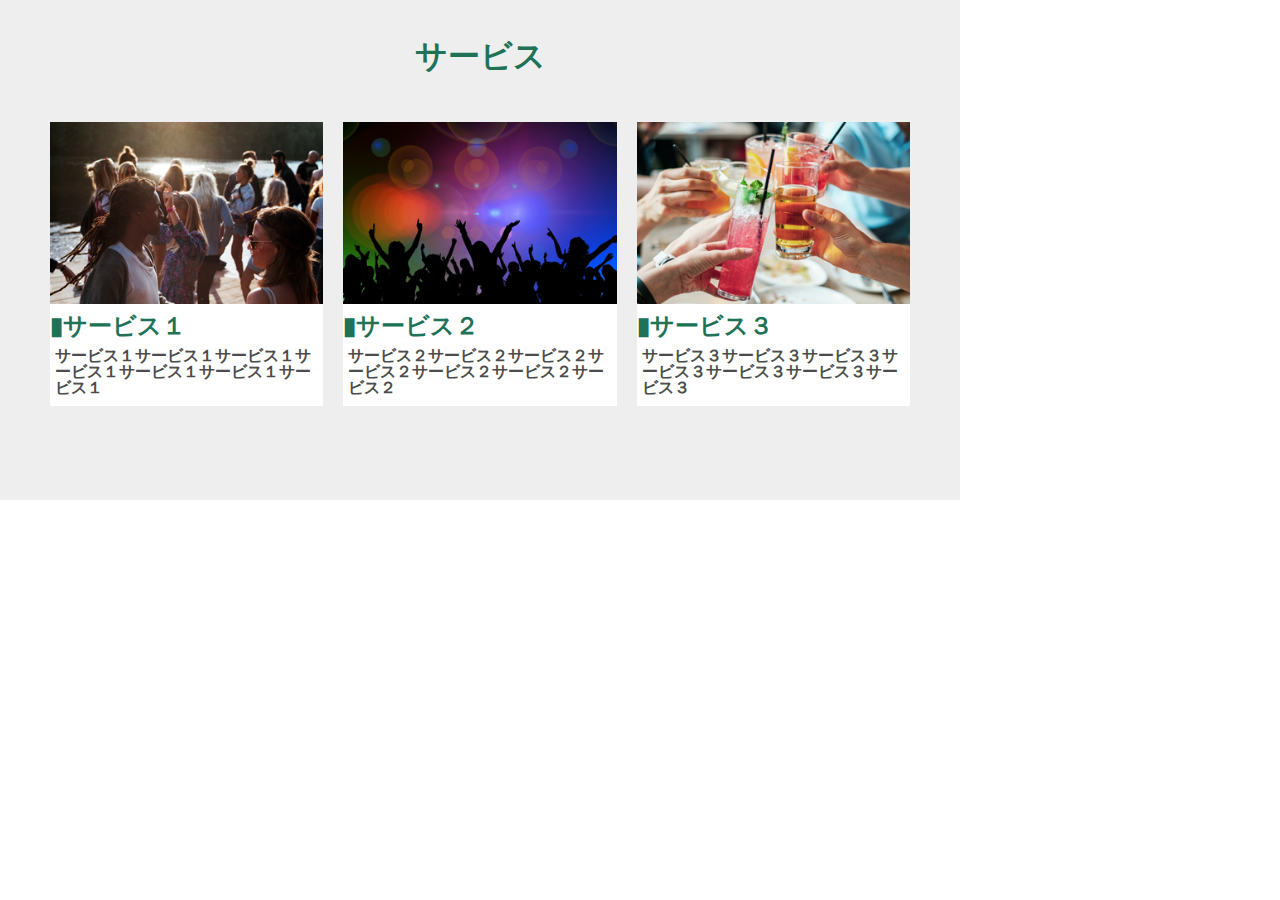
<file: 2024.11.25/work2/index.html>
<!DOCTYPE html>
<html lang="ja">
<head>
    <meta charset="UTF-8">
    <meta name="viewport" content="width=device-width, initial-scale=1.0">
    <title>work2</title>
    <link rel="stylesheet" href="./css/reset.css">
    <link rel="stylesheet" href="./css/style.css">
</head>
<body>
    <div class="service">
        <header>
            <h1>サービス</h1>
        </header>
        <div class="container">
            <div class="content">
                <img src="./images/main_1.jpg" alt="">
                <h2>サービス１</h2>
                <p>サービス１サービス１サービス１サービス１サービス１サービス１サービス１</p>
            </div>
            <div class="content">
                <img src="./images/main_2.png" alt="">
                <h2>サービス２</h2>
                <p>サービス２サービス２サービス２サービス２サービス２サービス２サービス２</p>
            </div>
            <div class="content">
                <img src="./images/main_3.png" alt="">
                <h2>サービス３</h2>
                <p>サービス３サービス３サービス３サービス３サービス３サービス３サービス３</p>
            </div>
        </div>
    </div>
</body>
</html>
</file>
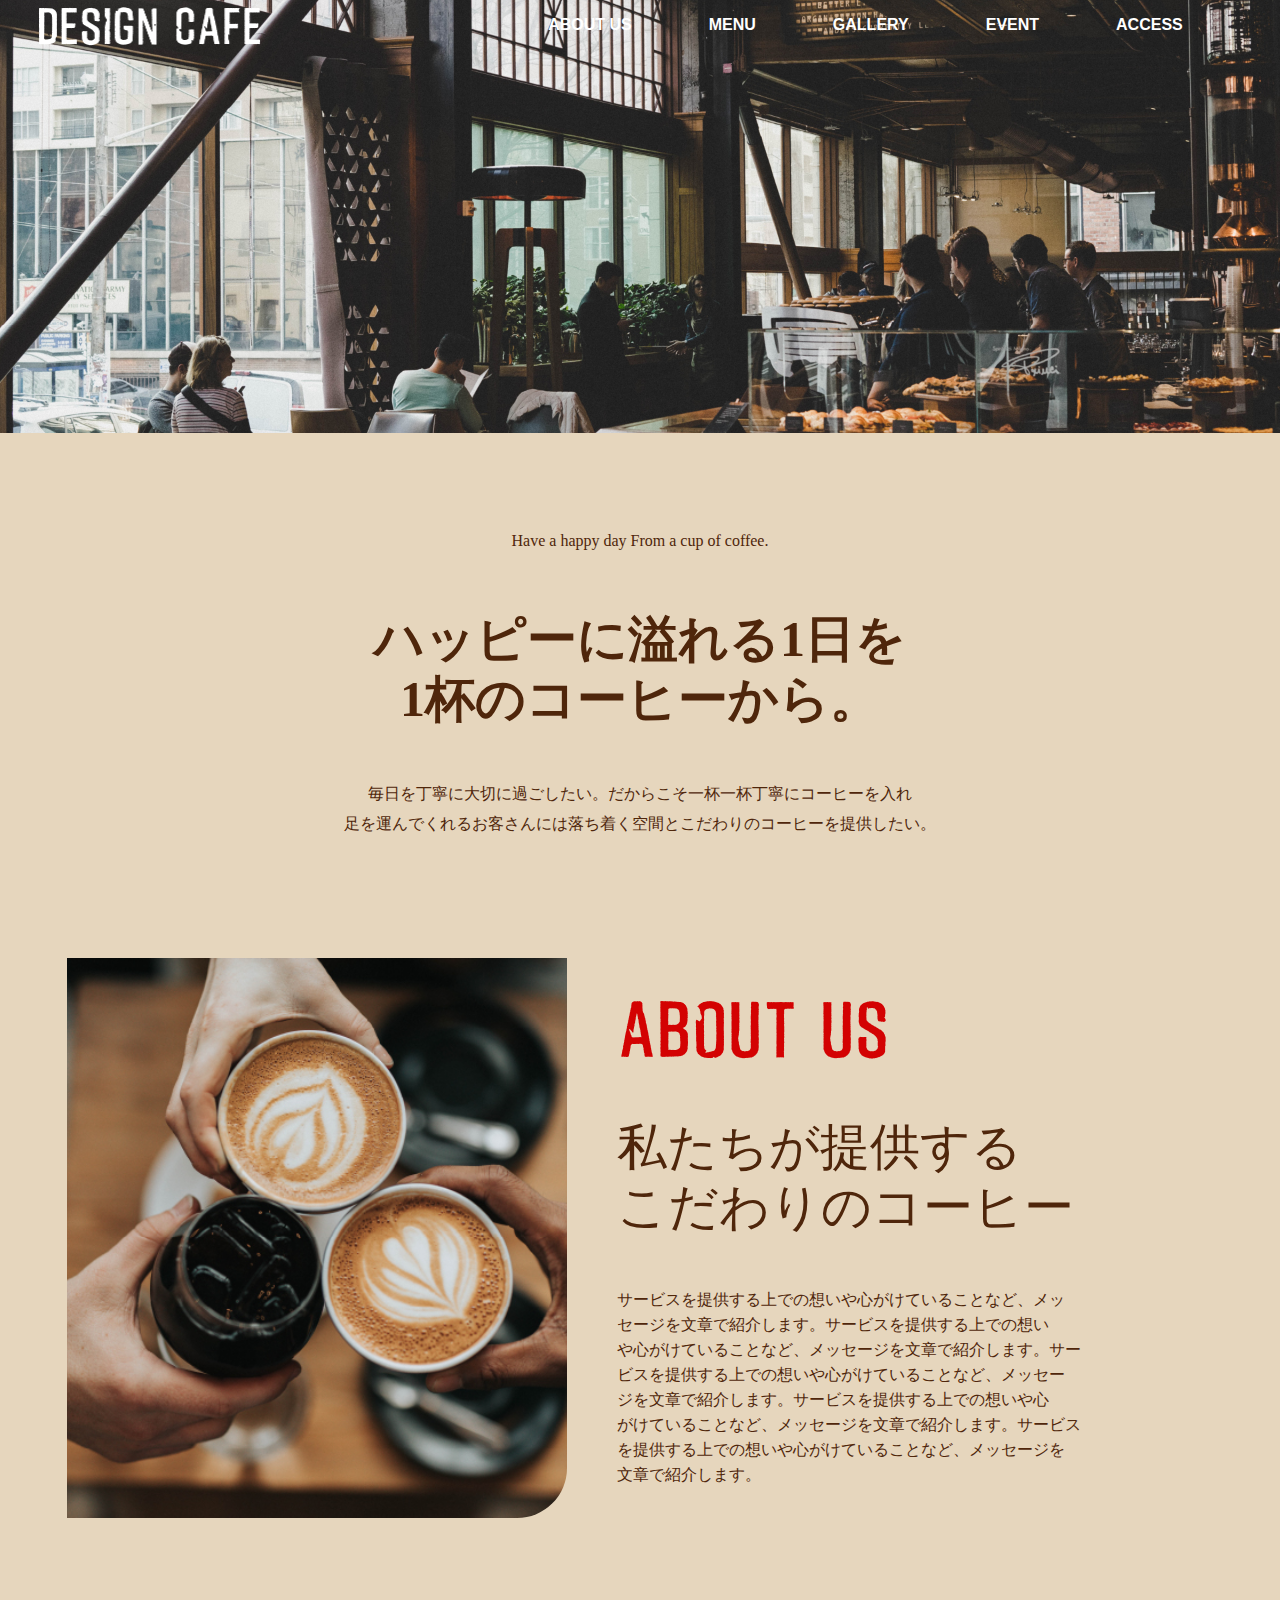
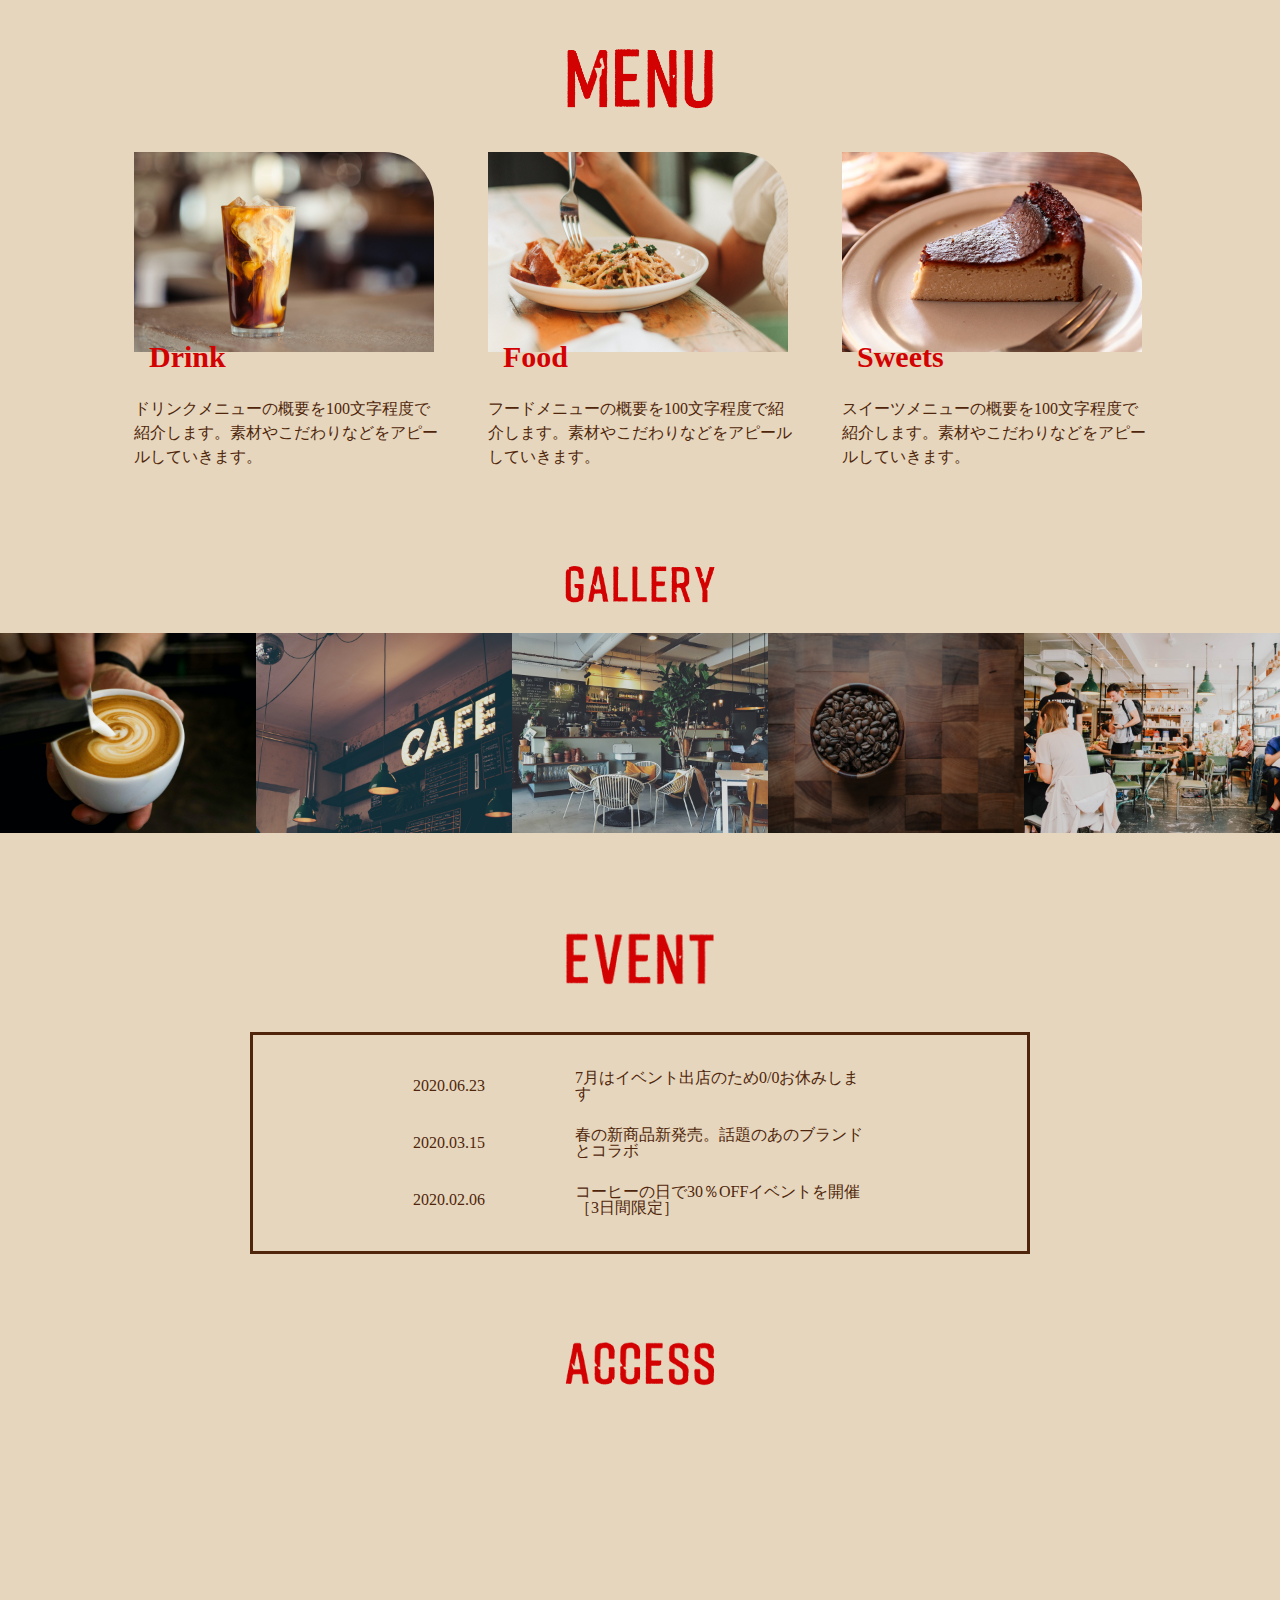
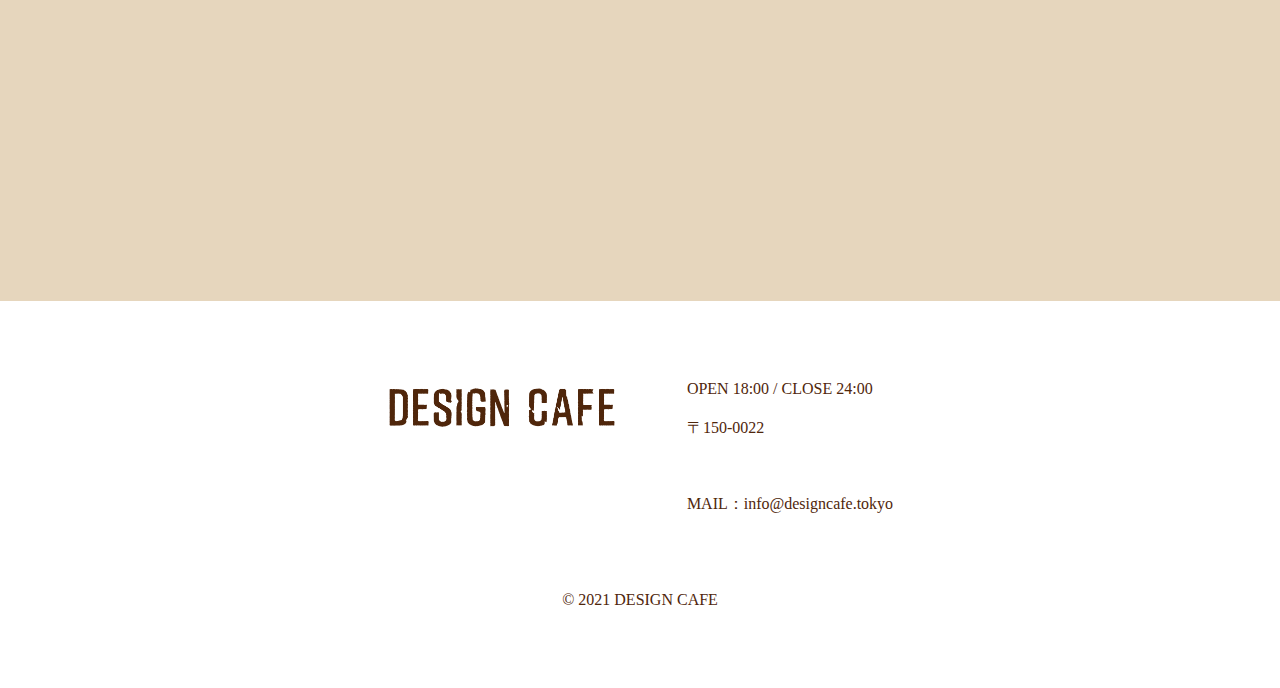
<file: 2024.12.08/design_cafe/index.html>
<!DOCTYPE html>
<html lang="ja">
<head>
    <meta charset="UTF-8">
    <meta name="viewport" content="width=device-width, initial-scale=1.0">
    <title>デザインカフェ</title>
    <link rel="stylesheet" href="./css/reset.css">
    <link rel="stylesheet" href="./css/style.css">
</head>
<body>
    <header id="header">
        <div class="header__inner">
            <h1 class="logo">
                <a href="./index.html">
                    <img src="./images/design_cafe_logo_header@2x.png" alt="デザインカフェ">
                </a>
            </h1>
            <nav class="header__nav">
                <ul class="header__navlist">
                    <li class="header__nav-item"><a href="#about">ABOUT US</a></li>
                    <li class="header__nav-item"><a href="#menu">MENU</a></li>
                    <li class="header__nav-item"><a href="#gallery">GALLERY</a></li>
                    <li class="header__nav-item"><a href="#event">EVENT</a></li>
                    <li class="header__nav-item"><a href="#access">ACCESS</a></li>
                </ul>
            </nav>
        </div>
        <div class="main-visual">
            <img src="./images/pc_first-100.jpg" alt="カフェ店内の様子">
        </div>
    </header>
    <div id ="wrapper">
                <!-- TOP message -->
                <div class="TOP_inner">
                    <p class="TOP_message">Have a happy day From a cup of coffee.</p>
                    <h1 class="TOP_catchcopy">ハッピーに溢れる1日を<br>
                        1杯のコーヒーから。</h1>
                    <p class="TOP_text">毎日を丁寧に大切に過ごしたい。だからこそ一杯一杯丁寧にコーヒーを入れ<br>
                        足を運んでくれるお客さんには落ち着く空間とこだわりのコーヒーを提供したい。</p>
                </div>
        <!-- ABOUT US -->
         <!-- line-heightの値とイラレではかった値が合わないのがなぜかわからない -->
          <!-- classのレイヤー名の付け方のベストが知りたい。正解があるかはわからないが、wrapperとかcontainerの線引きが雰囲気でやっているのでもやもや -->
                    <section id ="aboutus">
                        <div class="aboutus_inner">
                            <div class="aboutus_left_container">
                                <img src="./images/about_us@2x-100.jpg" alt="">
                            </div>
                            <div class="aboutus_right_container">
                                <div class="aboutus_right_content">
                                    <div class="aboutus_right_title">
                                        <img src="./images/about_us@2x.png" alt="">
                                    </div>
                                    <div class="aboutus_right__heading">
                                        <h2>私たちが提供する
                                        <br>こだわりのコーヒー</h2>
                                    </div>
                                    <div class="aboutus_right__paragraph">
                                        <p>
                                            サービスを提供する上での想いや心がけていることなど、メッ
                                            <br>セージを文章で紹介します。サービスを提供する上での想い
                                            <br>や心がけていることなど、メッセージを文章で紹介します。サー
                                            <br>ビスを提供する上での想いや心がけていることなど、メッセー
                                            <br>ジを文章で紹介します。サービスを提供する上での想いや心
                                            <br>がけていることなど、メッセージを文章で紹介します。サービス
                                            <br>を提供する上での想いや心がけていることなど、メッセージを
                                            <br>文章で紹介します。
                                        </p>
                                    </div>
                                </div>
                            </div>
                        </div>
                    </section>
        <!-- MENU -->
                    <section id ="menu">
                        <div class="menu_inner">
                            <div class="menu_title">
                                <img src="./images/menu@2x.png" alt="">
                            </div>
                            <div class="menu-column">
                                <div class="menu_contents">
                                    <img src="./images//pc_menu_drink-100.jpg" alt="">
                                    <h3>Drink</h3>
                                    <p>ドリンクメニューの概要を100文字程度で
                                    <br>紹介します。素材やこだわりなどをアピー
                                    <br>ルしていきます。</p>
                                </div>
                                <div class="menu_contents">
                                    <img src="./images/pc_menu_food-100.jpg" alt="">
                                    <h3>Food</h3>
                                    <p>フードメニューの概要を100文字程度で紹
                                    <br>介します。素材やこだわりなどをアピール
                                    <br>していきます。</p>
                                </div>
                                <div class="menu_contents">
                                    <img src="./images/pc_menu_sweets-100.jpg" alt="">
                                    <h3>Sweets</h3>
                                    <p>スイーツメニューの概要を100文字程度で
                                    <br>紹介します。素材やこだわりなどをアピー
                                    <br>ルしていきます。</p>
                                </div>
                            </div>
                        </div>  
                    </section>
        <!-- GALLERY -->
                    <section id ="gallery">
                        <div class="gallery_inner">
                            <div class="gallery_title">
                                <img src="./images/gallery@2x.png" alt="">
                            </div>
                            <div class="gallery_column">
                                <div class="gallery_items">
                                    <img src="./images/pc_gallary_01-100.jpg" alt="">
                                </div>
                                <div class="gallery_items">
                                    <img src="./images/pc_gallary_02-100.jpg" alt="">
                                </div>
                                <div class="gallery_items">
                                    <img src="./images/pc_gallary_03-100.jpg" alt="">
                                </div>
                                <div class="gallery_items">
                                    <img src="./images/pc_gallary_04-100.jpg" alt="">
                                </div>
                                <div class="gallery_items">
                                    <img src="./images/pc_gallary_05-100.jpg" alt="">
                                </div>
                            </div>
                        </div>
                    </section>
        <!-- EVENT  -->
         <!-- ここのCSSの表現がいまいちピンと来ない。雰囲気と力技でなんとか再現 -->
                    <section id ="event">
                        <div class="event_inner">
                            <div class="event_title">
                                <img src="./images/event@2x.png" alt="">
                            </div>
                            <div class="event_block">
                                <div class="event_contents">
                                    <div class="event_postdate">
                                        <p>2020.06.23</p>
                                    </div>
                                    <div class="event_postevents">
                                        <p>7月はイベント出店のため0/0お休みします</p>
                                    </div>
                                </div>
                                <div class="event_contents">
                                    <div class="event_postdate">
                                        <p>2020.03.15</p>
                                    </div>
                                    <div class="event_postevents">
                                        <p>春の新商品新発売。話題のあのブランドとコラボ</p>
                                    </div>
                                </div>
                                <div class="event_contents">
                                    <div class="event_postdate">
                                        <p>2020.02.06</p>
                                    </div>
                                    <div class="event_postevents">
                                        <p>コーヒーの日で30％OFFイベントを開催［3日間限定］</p>
                                    </div>
                                </div>
                            </div>
                        </div>
                    </section>
            <!-- ACCESS -->
                    <section id ="access">
                        <div class = "access_inner">
                            <div class="access_title">
                                <img src="./images/access@2x.png" alt="">
                            </div>
                            <div class="access_map">
                                <iframe src="https://www.google.com/maps/embed?pb=!1m18!1m12!1m3!1d30720.34903035999!2d139.7671248!3d35.68123620000001!2m3!1f0!2f0!3f0!3m2!1i1024!2i768!4f13.1!3m3!1m2!1s0x60188bfbd89f700b%3A0x277c49ba34ed38!2z5p2x5Lqs6aeF!5e1!3m2!1sja!2sjp!4v1733626803514!5m2!1sja!2sjp" width="100%" height="100%" style="border:0;" allowfullscreen="" loading="lazy" referrerpolicy="no-referrer-when-downgrade"></iframe>
                            </div>
                        </div>
                    </section>
            </div>
            <!-- footer -->
             <footer>
                <div class="footer_column">
                    <div class="footer_logo">
                        <img src="./images/design_cafe_logo_footer@2x.png" alt="">
                    </div>
                    <div class="footer_countainer">
                        <div class="footer_countainer-datetaime">
                            <p>OPEN 18:00 / CLOSE 24:00</p>
                        </div>
                        <div class="footer_countainer-address">
                            <p>〒150-0022</p>
                        </div>
                        <div class="footer_countainer-mail">
                            <p>MAIL：info@designcafe.tokyo</p>
                        </div>
                    </div>
                </div>
                <div class="footer_item">
                    <p>© 2021 DESIGN CAFE</p>
                </div>
             </footer>
</body>
</html>
</file>
<file: 2024.11.25/work2/css/style.css>
@charset "utf-8";
.service{
    padding: 40px;
    max-width: 960px;
    width: 100%;
    height: 500px;
    background-color: #eeeeee;
}
header h1{
    color: rgb(32, 114, 87);
    text-align: center;
}
.container{
    max-width: 960px;
    width: 100%;
    display: flex;
    justify-content: center;
    padding: 40px 0px;
}
.content{
    margin: 10px;
    font-size: 700;
    font-weight: 700;
    background-color: #ffffff;
}
.content h2{
    padding: 10px 10px 10px 0;
    color: rgb(32, 114, 87);
}
.content h2::before{
    content: "▮";
    color: rgb(32, 114, 87);
}
.content p{
    padding: 0 5px 10px 5px;
}

@media screen and (max-width:400px){
    .container{
        flex-direction: column;
        align-items: left;
        gap: 20px;
    }
    .service{
        padding: 10px;
        max-width: 400px;
        width: 100%;
        height: 1200px;
        background-color: #eeeeee;
    }
    .content p{
        padding: 0 10px 20px 10px;
    }
}
</file>
<file: 2024.12.08/design_cafe/css/style.css>
@charset "UTF-8";

.header__inner{
    display: flex;
    justify-content: space-between;
    align-items: center;
    padding-right:7.6%;
    padding-left:2.8%;
    position: absolute; /*absoluteを使うとwidthを失う*/
    width: 100%;
}

.header__navlist{
    display: flex;
    gap: 77px;
}

.header__nav-item{
    color: #ffffff;
    font-weight: bold;
    font-family: "游ゴシック体", YuGothic, "游ゴシック Medium", "Yu Gothic Medium", "游ゴシック", "Yu Gothic", sans-serif;
}

.logo{
    width: 227px;
}

#wrapper{
    background-color:#E6D6BD;
}
/* 少ない表現で効率的だけど、だれでも読めるcssコードにする方法が知りたい */
/* 基本的にmargin-top1個ずつおいて調整すれば良い感じなのだろうか？ */
/* divを中央に寄せるときはjustifycontentを使うだけでいいのだろうか？margin 0 autoやtext-align:centerの活躍場はないのか？*/
/*すべてのclass名～_titleのwidthを合わせる方法が知りたい */
.TOP_inner{
    padding: 100px;
    text-align: center;
}

.TOP_catchcopy{
    margin-top: 60px;
    font-size: 50px;
    line-height: 60px;
}
.TOP_text{
    margin-top: 50px;
    line-height: 30px;
}


.aboutus_inner{
    display: flex;
    justify-content: center;
    align-items: center;
}
.aboutus_left_container img{
    height: 560px;
    width: 500px;
    object-fit: cover;
    border-bottom-right-radius: 50px;
}
.aboutus_right_container{
    margin: 50px;
}
.aboutus_right_title img{
    width: 50%;
}
.aboutus_right__heading h2{
    padding-top: 50px;
    font-size: 50px;
    font-weight: 100;
    line-height: 60px;
}
.aboutus_right__paragraph{
    padding-top: 50px;
}
.aboutus_right__paragraph p{
    line-height: 25px;
}

.menu_inner{
    margin-top: 100px;
}
.menu_title{
    text-align: center;
}
.menu_title img{
    width: 12%;
}

.menu-column{
    display: flex;
    justify-content: center;
    align-items: center;
    gap: 50px;
    margin-top: 35px;
}

.menu_contents img{
    height: 200px;
    width: 300px;
    border-top-right-radius: 50px;
}
.menu_contents h3{
    font-size: 30px;
    color: #D30202;
    margin-top: -10px;
    margin-left: 15px;
}
.menu_contents p{
    margin-top:25px ;
    line-height: 24px;
}
.gallery_inner{
    margin-top: 90px;
}
.gallery_title{
    text-align: center;
}
.gallery_title img{
    width: 12%;
}
.gallery_column{
    display: flex;
    justify-content: center;
    align-items: center;
    margin-top: 25px;
}

.event_inner{
    margin-top: 90px;
}
.event_title{
    text-align: center;
}
.event_title img{
    width: 12%;
}
.event_block{
    width: 780px;
    margin: 0 auto;
    margin-top: 40px;
    padding-top:35px;
    padding-bottom:35px;
    padding-right:160px;
    padding-left:160px;
    border: #4F260B solid 3px;
}
.event_contents{
    display: flex;
    justify-content: center;
    align-items: center;
    gap: 90px;
    &:not(:last-child) {
    margin-bottom: 25px;
    }
}

.event_postdate{
    align-items: left;
}


.access_inner{
    margin-top: 80px;
}
.access_title{
    text-align: center;
}
.access_title img{
    width: 12%;
}
.access_map{
    margin-top:40px;
    filter: grayscale(100%) invert(92%) contrast(83%);
    height: 470px;
}

.footer_column{
    display: flex;
    justify-content: center;
    gap: 70px;
    margin-top:80px ;
}
.footer_logo img{
    width: 230px;
}

.footer_countainer-datetaime{
    margin-bottom: 23px;
}
.footer_countainer-address{
    margin-bottom: 60px;
}
.footer_countainer-mail{
    margin-bottom:80px ;
}
.footer_item{
    display: flex;
    justify-content: center;
    align-items: center;
}
.footer_item{
    margin-bottom: 80px;
}
</file>
